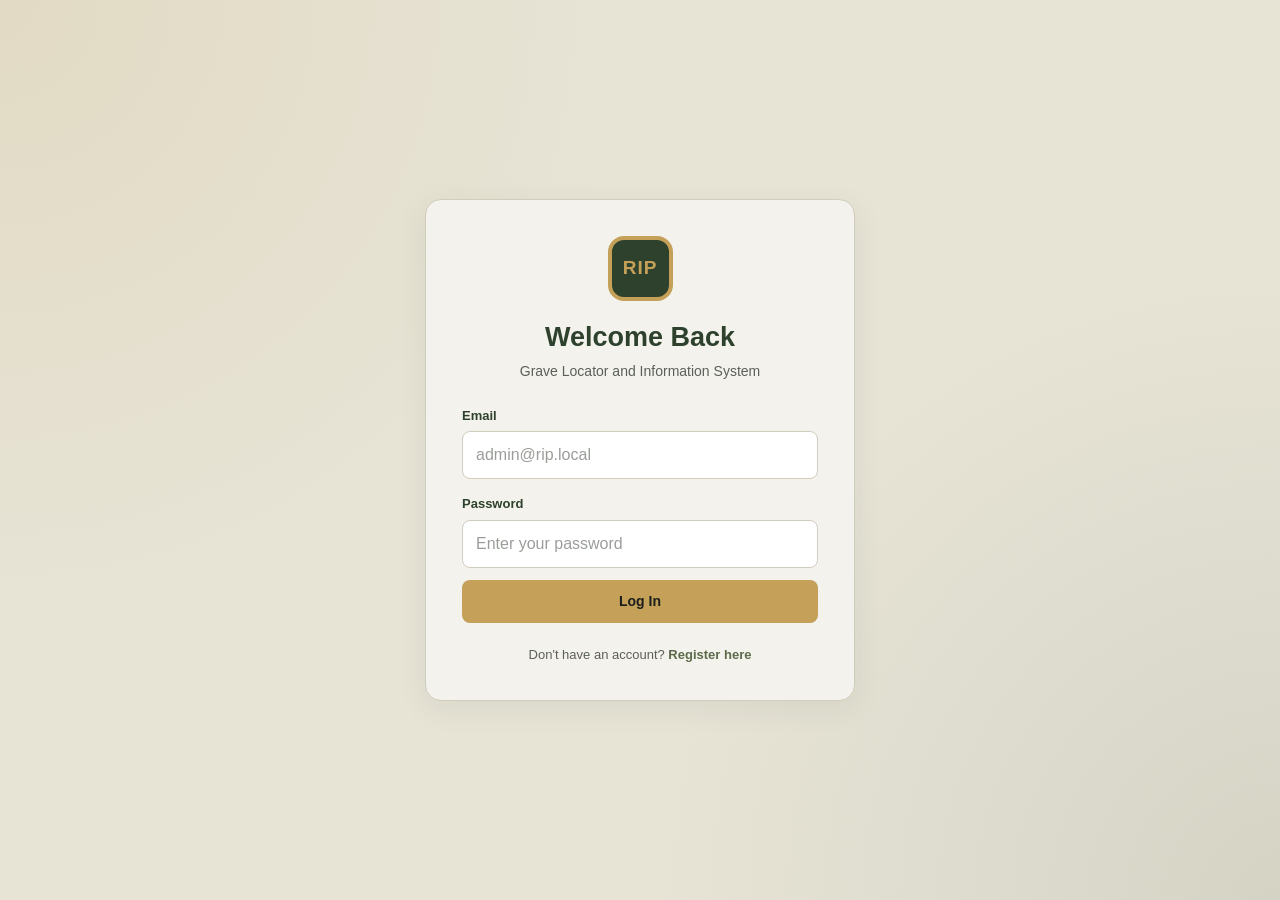
<file: public/index.html>
<!DOCTYPE html>
<html lang="en">
<head>
    <meta charset="UTF-8">
    <meta name="viewport" content="width=device-width, initial-scale=1.0">
    <title>RIP System | Grave Locator</title>
    <link rel="stylesheet" href="all.css">
</head>
<body>

    <!-- LOGIN PAGE -->
    <section id="loginPage" class="auth-page">
        <div class="auth-card">
            <div class="brand-icon">RIP</div>
            <h1>Welcome Back</h1>
            <p class="subtitle">Grave Locator and Information System</p>

            <form id="loginForm">
                <label for="loginEmail">Email</label>
                <input type="email" id="loginEmail" placeholder="admin@rip.local" required>

                <label for="loginPassword">Password</label>
                <input type="password" id="loginPassword" placeholder="Enter your password" required>

                <p id="loginError" class="message error"></p>

                <button type="submit" class="btn btn-orange full-width">Log In</button>
            </form>

            <p class="switch-page">
                Don't have an account?
                <button type="button" id="showRegister" class="text-btn">Register here</button>
            </p>
        </div>
    </section>

    <!-- REGISTRATION PAGE -->
    <section id="registerPage" class="auth-page hidden">
        <div class="auth-card">
            <div class="brand-icon">RIP</div>
            <h1>Create Account</h1>
            <p class="subtitle">Register to access the system</p>

            <form id="registerForm">
                <label for="registerFullName">Full Name</label>
                <input type="text" id="registerFullName" placeholder="Enter your full name" required>

                <label for="registerEmail">Email</label>
                <input type="email" id="registerEmail" placeholder="Enter your email" required>

                <label for="registerPassword">Password</label>
                <input type="password" id="registerPassword" placeholder="At least 6 characters" minlength="6" required>

                <p id="registerMessage" class="message"></p>

                <button type="submit" class="btn btn-orange full-width">Create Account</button>
            </form>

            <p class="switch-page">
                Already have an account?
                <button type="button" id="showLogin" class="text-btn">Log in here</button>
            </p>
        </div>
    </section>

    <!-- DASHBOARD PAGE -->
    <section id="dashboardPage" class="hidden">
        <header class="topbar">
            <div class="brand">
                <div class="brand-icon small">RIP</div>
                <div>
                    <h2>RIP System</h2>
                    <p>Grave Locator and Information System</p>
                </div>
            </div>
            <div class="user-controls">
                <span id="welcomeUser">Welcome!</span>
                <button id="logoutBtn" class="btn btn-outline">Log Out</button>
            </div>
        </header>

        <main class="dashboard">
            <div class="page-heading">
                <div>
                    <p class="eyebrow">RECORD MANAGEMENT</p>
                    <h1>Dashboard</h1>
                    <p class="subtitle">Search and locate burial records.</p>
                </div>
                <div class="today-label" id="todayDate"></div>
            </div>

            <!-- STATISTICS -->
            <div class="stats-grid">
                <article class="stat-card orange-card">
                    <div class="stat-icon">▤</div>
                    <p>Total Records</p>
                    <h2 id="totalRecords">0</h2>
                </article>
                <article class="stat-card turquoise-card">
                    <div class="stat-icon">⌕</div>
                    <p>Available Search Records</p>
                    <h2 id="searchableRecords">0</h2>
                </article>
                <article class="stat-card green-card">
                    <div class="stat-icon">⌖</div>
                    <p>Burial Locations</p>
                    <h2 id="totalLocations">0</h2>
                </article>
            </div>

            <!-- ADMIN PANEL (Only visible to admins) -->
            <div id="adminPanel" class="admin-panel hidden">
                <div>
                    <h3>Admin: Data Management</h3>
                    <p>Add new records to the database.</p>
                </div>
                <div style="display: flex; align-items: center; gap: 15px; flex-wrap: wrap; justify-content: flex-end;">
                    <!-- Option 1: Manual Entry -->
                    <button type="button" id="openAddGraveBtn" class="btn btn-green">+ Add Single Grave</button>
                    
                    <!-- The "OR" Separator -->
                    <span style="color: var(--text-muted); font-size: 14px; font-weight: bold; font-style: italic;">or</span>
                    
                    <!-- Option 2: CSV Upload -->
                    <div style="display: flex; align-items: center; gap: 8px;">
                        <input type="file" id="csvFile" accept=".csv" style="min-height: auto; padding: 8px; font-size: 12px; max-width: 220px; background: #fff; border: 1px solid var(--border); border-radius: 8px;">
                        <button type="button" id="uploadCsvBtn" class="btn btn-outline">Upload CSV</button>
                    </div>
                </div>
            </div>

            <!-- SEARCH -->
            <section class="panel search-panel">
                <div>
                    <h2>Find a Deceased Person</h2>
                    <p class="subtitle">Search using a name, record ID, or burial location.</p>
                </div>
                <div class="search-row">
                    <input type="search" id="searchInput" placeholder="Enter name, ID, or location...">
                    <button type="button" id="searchBtn" class="btn btn-turquoise">Search</button>
                    <button type="button" id="clearBtn" class="btn btn-light">Clear</button>
                    <button type="button" id="viewFavoritesBtn" class="btn btn-outline" style="margin-left: auto;">★ View Favorites</button>
                </div>
            </section>

            <!-- RECORDS TABLE -->
            <section class="panel records-panel">
                <div class="section-heading">
                    <div>
                        <h2>Burial Records</h2>
                        <p class="subtitle">Select a record to view complete information.</p>
                    </div>
                    <span id="resultCount" class="result-badge">0 records</span>
                </div>

                <div class="table-wrapper">
                    <table>
                        <thead>
                            <tr>
                                <th>Record ID</th>
                                <th>Full Name</th>
                                <th>Date of Birth</th>
                                <th>Date of Death</th>
                                <th>Burial Location</th>
                                <th>Action</th>
                            </tr>
                        </thead>
                        <tbody id="recordsTable">
                            <!-- JavaScript displays records here -->
                        </tbody>
                    </table>
                </div>

                <div id="emptyState" class="empty-state hidden">
                    <div class="empty-icon">⌕</div>
                    <h3>No records found</h3>
                    <p>Try another name, record ID, or location.</p>
                </div>
            </section>

            <footer>RIP System &copy; <span id="currentYear"></span> | Grave Locator and Information System</footer>
        </main>
    </section>

    <!-- DETAILS MODAL -->
    <div id="detailsModal" class="modal hidden">
        <div class="modal-card">
            <div class="modal-header">
                <div>
                    <p class="eyebrow">DECEASED PERSON INFORMATION</p>
                    <h2 id="modalName">Record Details</h2>
                </div>
                <button type="button" id="closeModal" class="close-btn" aria-label="Close details">&times;</button>
            </div>

            <div id="printArea" class="details-content">
                <div class="record-banner">
                    <span>Record ID</span>
                    <strong id="detailId"></strong>
                </div>

                <h3>Personal Information</h3>
                <div class="details-grid">
                    <div class="detail-item"><span>Full Name</span><strong id="detailName"></strong></div>
                    <div class="detail-item"><span>Gender</span><strong id="detailGender"></strong></div>
                    <div class="detail-item"><span>Date of Birth</span><strong id="detailBirth"></strong></div>
                    <div class="detail-item"><span>Date of Death</span><strong id="detailDeath"></strong></div>
                    <div class="detail-item"><span>Age at Death</span><strong id="detailAge"></strong></div>
                    <div class="detail-item"><span>Last Known Address</span><strong id="detailAddress"></strong></div>
                </div>

                <h3>Burial Information</h3>
                <div class="details-grid">
                    <div class="detail-item"><span>Cemetery</span><strong id="detailCemetery"></strong></div>
                    <div class="detail-item"><span>Burial Area</span><strong id="detailArea"></strong></div>
                    <div class="detail-item"><span>Section</span><strong id="detailSection"></strong></div>
                    <div class="detail-item"><span>Plot Number</span><strong id="detailPlot"></strong></div>
                    <div class="detail-item"><span>Burial Date</span><strong id="detailBurialDate"></strong></div>
                    <div class="detail-item"><span>Next of Kin</span><strong id="detailKin"></strong></div>
                </div>

                <div class="detail-item notes-item">
                    <span>Additional Notes</span>
                    <p id="detailNotes"></p>
                </div>
            </div>

            <div class="modal-actions no-print">
                <div class="modal-actions-left">
                    <button type="button" id="favBtn" class="btn btn-turquoise">★ Favorite</button>
                    <button type="button" id="reportBtn" class="btn btn-outline">Report Issue</button>
                </div>
                <div class="modal-actions-right">
                    <button type="button" id="printBtn" class="btn btn-green">Print Record</button>
                    <button type="button" id="closeModalBottom" class="btn btn-light">Close</button>
                </div>
            </div>
        </div>
    </div>

    <!-- ADD GRAVE MODAL -->
    <div id="addGraveModal" class="modal hidden">
        <div class="modal-card" style="max-width: 500px;">
            <div class="modal-header">
                <div>
                    <p class="eyebrow">ADMIN ACTION</p>
                    <h2>Add New Grave</h2>
                </div>
                <button type="button" id="closeAddGraveModal" class="close-btn">&times;</button>
            </div>
            <form id="addGraveForm" style="margin-top: 15px;">
                <label>Full Name</label>
                <input type="text" id="addName" required placeholder="e.g. Juan Dela Cruz">
                
                <label>Cemetery Name</label>
                <input type="text" id="addCemetery" required placeholder="e.g. Holy Cross Cemetery">
                
                <div style="display: flex; gap: 10px;">
                    <div style="flex: 1;">
                        <label>Birth Date</label>
                        <input type="date" id="addBirth">
                    </div>
                    <div style="flex: 1;">
                        <label>Death Date</label>
                        <input type="date" id="addDeath">
                    </div>
                </div>
                
                <div style="display: flex; gap: 10px;">
                    <div style="flex: 1;">
                        <label>Section</label>
                        <input type="text" id="addSection" placeholder="e.g. Section A">
                    </div>
                    <div style="flex: 1;">
                        <label>Plot Number</label>
                        <input type="text" id="addPlot" placeholder="e.g. Plot 12">
                    </div>
                </div>

                <button type="submit" class="btn btn-green full-width" style="margin-top: 20px;">Save Record</button>
            </form>
        </div>
    </div>

    <!-- TOAST NOTIFICATIONS -->
    <div id="toast" class="toast hidden"></div>

    <script src="login.js"></script>
</body>
</html>
</file>
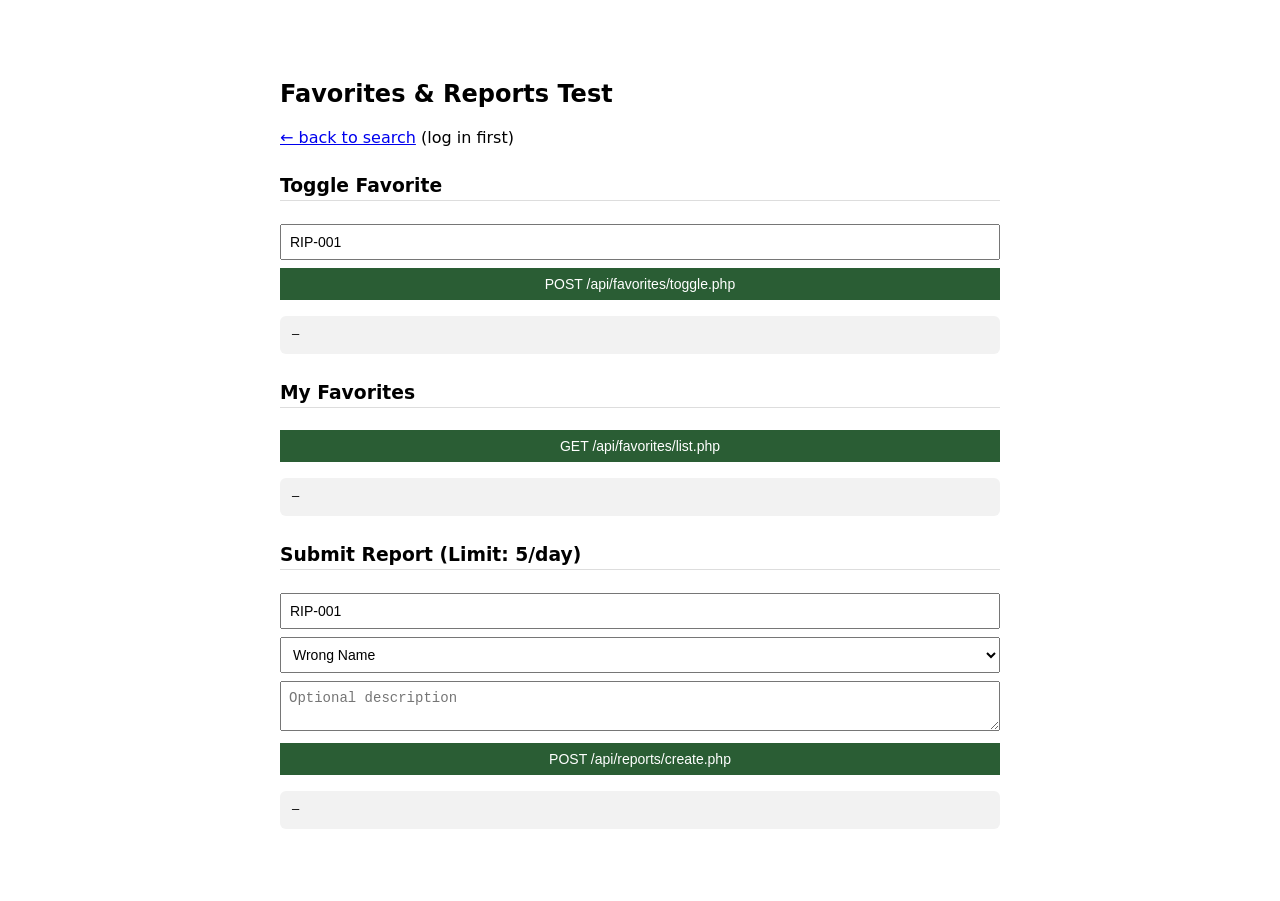
<file: public/test-actions.html>
<!DOCTYPE html>
<html>
<head>
  <meta charset="utf-8">
  <title>RIP System — Favorites & Reports Test</title>
  <style>
    body { font-family: system-ui, sans-serif; max-width: 720px; margin: 40px auto; padding: 20px; }
    input, select, textarea, button { padding: 8px; margin: 4px 0; font-size: 14px; }
    input, select, textarea { width: 100%; box-sizing: border-box; }
    button { background: #2a5d34; color: white; border: none; cursor: pointer; width: 100%; }
    button:hover { background: #1f4426; }
    pre { background: #f2f2f2; padding: 12px; border-radius: 6px; white-space: pre-wrap; word-break: break-all; font-size: 12px; }
    .ok { color: #2a5d34; font-weight: bold; }
    .err { color: #b02a2a; font-weight: bold; }
    h3 { margin-top: 28px; border-bottom: 1px solid #ddd; padding-bottom: 4px; }
  </style>
</head>
<body>
  <h2>Favorites & Reports Test</h2>
  <p><a href="test-search.html">← back to search</a> (log in first)</p>

  <h3>Toggle Favorite</h3>
  <input id="favCode" value="RIP-001">
  <button onclick="toggleFav()">POST /api/favorites/toggle.php</button>
  <pre id="favOut">—</pre>

  <h3>My Favorites</h3>
  <button onclick="listFavs()">GET /api/favorites/list.php</button>
  <pre id="listFavOut">—</pre>

  <h3>Submit Report (Limit: 5/day)</h3>
  <input id="repCode" value="RIP-001">
  <select id="repType">
    <option value="wrong_name">Wrong Name</option>
    <option value="wrong_dates">Wrong Dates</option>
    <option value="wrong_location">Wrong Location</option>
    <option value="other">Other</option>
  </select>
  <textarea id="repDesc" rows="2" placeholder="Optional description"></textarea>
  <button onclick="submitReport()">POST /api/reports/create.php</button>
  <pre id="repOut">—</pre>

  <script>
    const API = '../api';
    async function call(path, opts = {}) {
      const r = await fetch(API + path, { credentials: 'include', ...opts });
      const data = await r.json().catch(() => ({ ok: false, error: 'bad_json' }));
      return { status: r.status, data };
    }
    function show(id, result) {
      const el = document.getElementById(id);
      el.textContent = JSON.stringify(result, null, 2);
      el.className = result.data?.ok ? 'ok' : 'err';
    }
    async function toggleFav() {
      show('favOut', await call('/favorites/toggle.php', {
        method: 'POST', headers: {'Content-Type':'application/json'},
        body: JSON.stringify({ grave_code: document.getElementById('favCode').value })
      }));
    }
    async function listFavs() {
      show('listFavOut', await call('/favorites/list.php'));
    }
    async function submitReport() {
      show('repOut', await call('/reports/create.php', {
        method: 'POST', headers: {'Content-Type':'application/json'},
        body: JSON.stringify({
          grave_code: document.getElementById('repCode').value,
          issue_type: document.getElementById('repType').value,
          description: document.getElementById('repDesc').value
        })
      }));
    }
  </script>
</body>
</html>
</file>
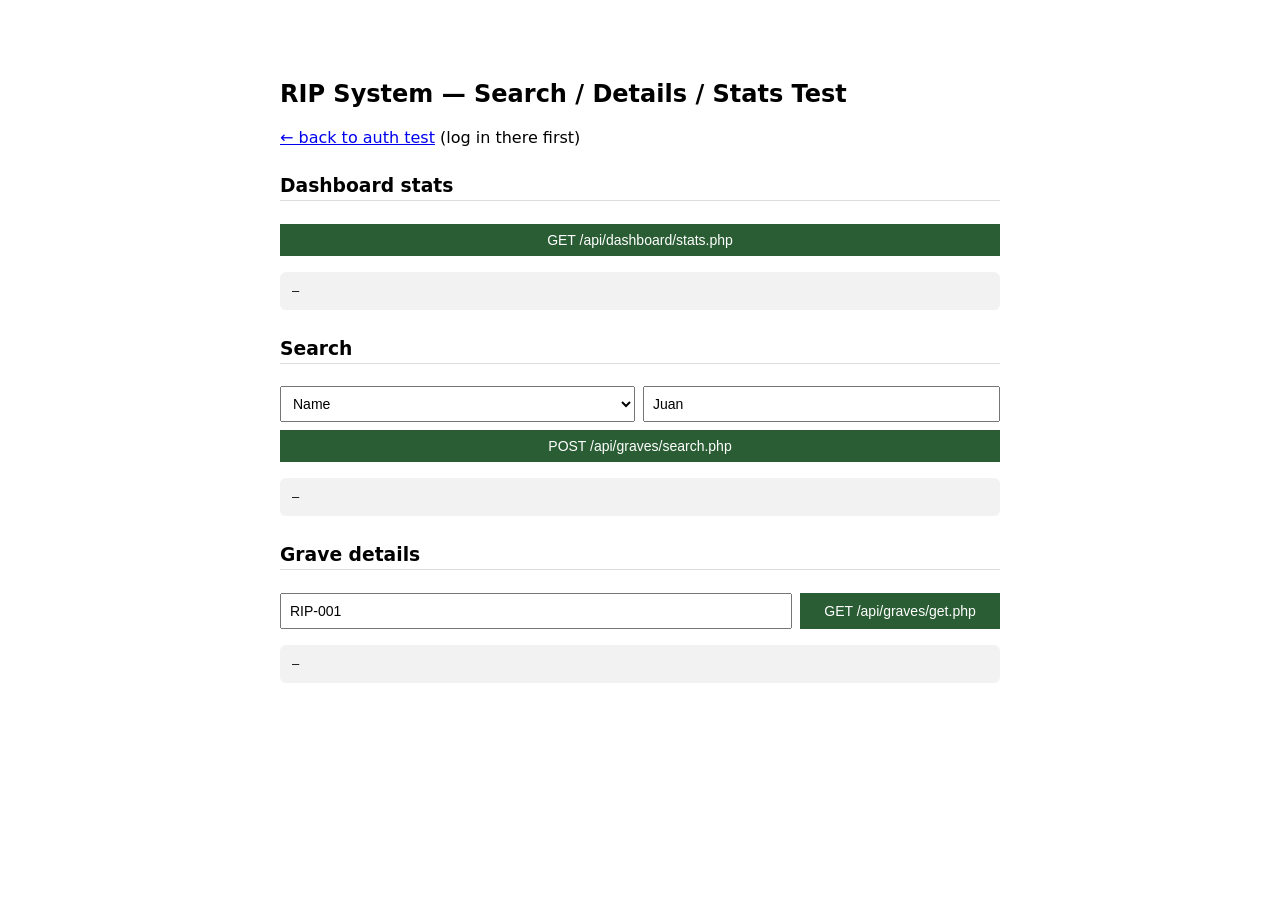
<file: public/test-search.html>
<!DOCTYPE html>
<html>
<head>
  <meta charset="utf-8">
  <title>RIP System — Search Test</title>
  <style>
    body { font-family: system-ui, sans-serif; max-width: 720px; margin: 40px auto; padding: 20px; }
    input, select, button { padding: 8px; margin: 4px 0; font-size: 14px; }
    input, select { width: calc(100% - 16px); box-sizing: border-box; }
    button { background: #2a5d34; color: white; border: none; cursor: pointer; width: 100%; }
    button:hover { background: #1f4426; }
    pre { background: #f2f2f2; padding: 12px; border-radius: 6px; white-space: pre-wrap; word-break: break-all; font-size: 12px; }
    .ok { color: #2a5d34; font-weight: bold; }
    .err { color: #b02a2a; font-weight: bold; }
    table { border-collapse: collapse; width: 100%; margin-top: 8px; font-size: 13px; }
    th, td { border: 1px solid #ccc; padding: 6px 8px; text-align: left; }
    th { background: #eee; }
    .row { display: flex; gap: 8px; margin-top: 8px; }
    .row > * { flex: 1; }
    h3 { margin-top: 28px; border-bottom: 1px solid #ddd; padding-bottom: 4px; }
  </style>
</head>
<body>
  <h2>RIP System — Search / Details / Stats Test</h2>
  <p><a href="test.html">← back to auth test</a> (log in there first)</p>

  <h3>Dashboard stats</h3>
  <button onclick="stats()">GET /api/dashboard/stats.php</button>
  <pre id="statsOut">—</pre>

  <h3>Search</h3>
  <div class="row">
    <select id="type">
      <option value="name">Name</option>
      <option value="id">Record ID (exact)</option>
      <option value="location">Location</option>
    </select>
    <input id="q" placeholder="e.g. Juan  |  RIP-001  |  Holy Cross" value="Juan">
  </div>
  <button onclick="search()">POST /api/graves/search.php</button>
  <pre id="searchOut">—</pre>

  <h3>Grave details</h3>
  <div class="row">
    <input id="code" placeholder="grave_code" value="RIP-001">
    <button onclick="getGrave()" style="flex: 0 0 200px;">GET /api/graves/get.php</button>
  </div>
  <pre id="getOut">—</pre>

  <script>
    const API = '../api';
    async function call(path, opts = {}) {
      const r = await fetch(API + path, { credentials: 'include', ...opts });
      const data = await r.json().catch(() => ({ ok: false, error: 'bad_json' }));
      return { status: r.status, data };
    }
    function show(id, result) {
      const el = document.getElementById(id);
      el.textContent = JSON.stringify(result, null, 2);
      el.className = result.data?.ok ? 'ok' : 'err';
    }
    async function stats() {
      const r = await call('/dashboard/stats.php');
      show('statsOut', r);
      // Also render into a table if results contain an array
      if (r.data?.upcoming_anniversaries) {
        const u = r.data.upcoming_anniversaries;
        if (u.length) {
          let html = '<table><tr><th>Code</th><th>Name</th><th>Death</th></tr>';
          for (const g of u) html += `<tr><td>${g.grave_code}</td><td>${g.full_name}</td><td>${g.death_date}</td></tr>`;
          html += '</table>';
          document.getElementById('statsOut').innerHTML += html;
        }
      }
    }
    async function search() {
      const body = { query: document.getElementById('q').value, type: document.getElementById('type').value };
      show('searchOut', await call('/graves/search.php', {
        method: 'POST', headers: {'Content-Type':'application/json'}, body: JSON.stringify(body)
      }));
    }
    async function getGrave() {
      const code = encodeURIComponent(document.getElementById('code').value);
      show('getOut', await call('/graves/get.php?id=' + code));
    }
  </script>
</body>
</html>
</file>
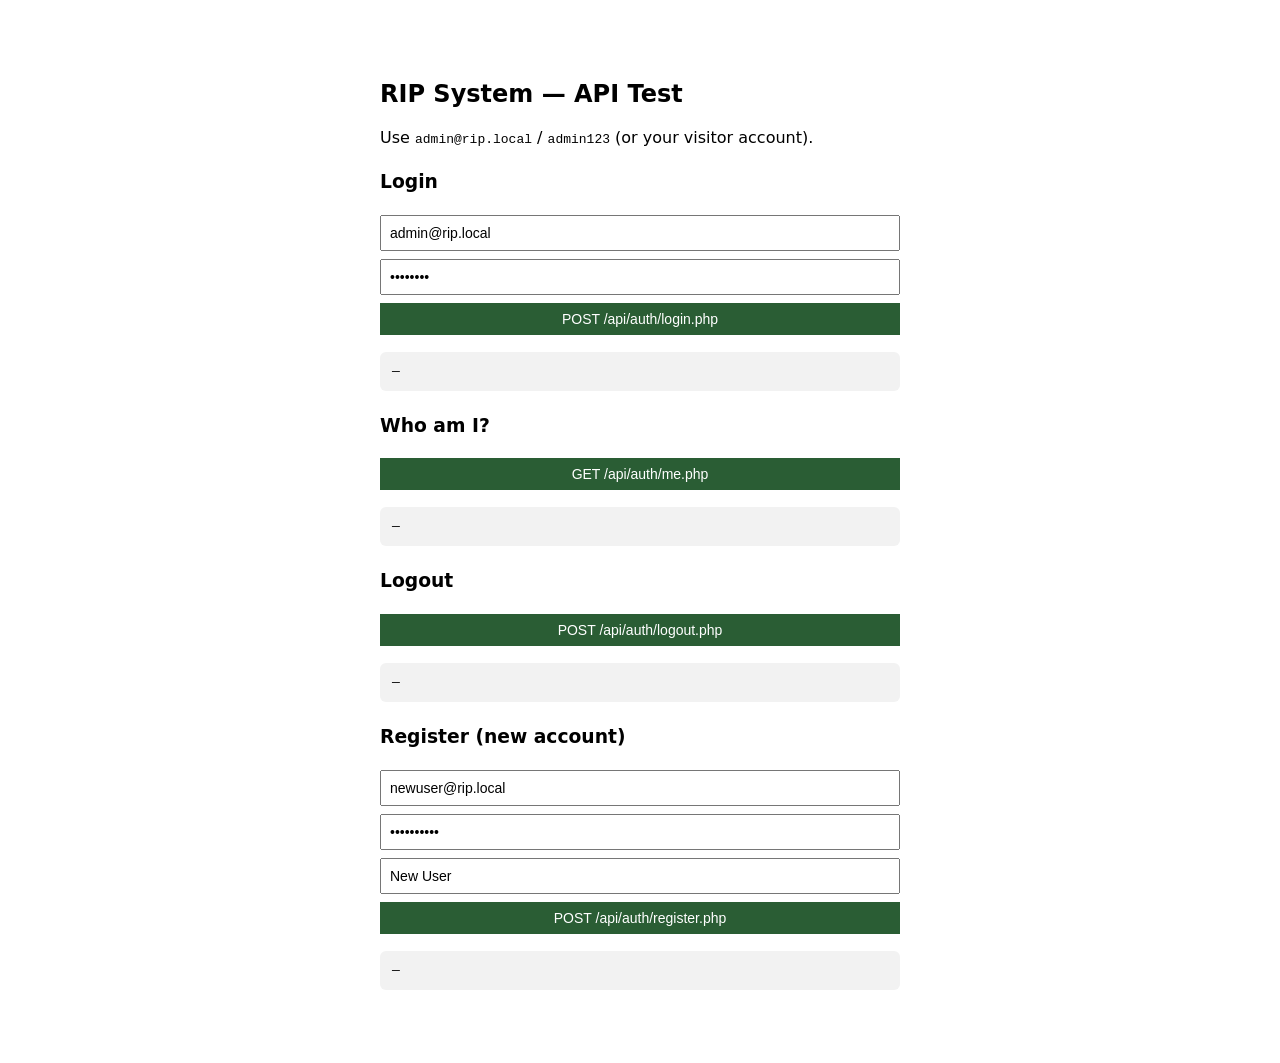
<file: public/test.html>
<!DOCTYPE html>
<html>
<head>
  <meta charset="utf-8">
  <title>RIP System — API Test</title>
  <style>
    body { font-family: system-ui, sans-serif; max-width: 520px; margin: 40px auto; padding: 20px; }
    input, button { padding: 8px; margin: 4px 0; width: 100%; box-sizing: border-box; font-size: 14px; }
    button { background: #2a5d34; color: white; border: none; cursor: pointer; }
    button:hover { background: #1f4426; }
    pre { background: #f2f2f2; padding: 12px; border-radius: 6px; white-space: pre-wrap; word-break: break-all; }
    .ok { color: #2a5d34; font-weight: bold; }
    .err { color: #b02a2a; font-weight: bold; }
    h3 { margin-top: 24px; }
  </style>
</head>
<body>
  <h2>RIP System — API Test</h2>
  <p>Use <code>admin@rip.local</code> / <code>admin123</code> (or your visitor account).</p>

  <h3>Login</h3>
  <input id="email" type="email" placeholder="email" value="admin@rip.local">
  <input id="password" type="password" placeholder="password" value="admin123">
  <button onclick="login()">POST /api/auth/login.php</button>
  <pre id="loginOut">—</pre>

  <h3>Who am I?</h3>
  <button onclick="me()">GET /api/auth/me.php</button>
  <pre id="meOut">—</pre>

  <h3>Logout</h3>
  <button onclick="logout()">POST /api/auth/logout.php</button>
  <pre id="logoutOut">—</pre>

  <h3>Register (new account)</h3>
  <input id="rEmail" type="email" placeholder="email" value="newuser@rip.local">
  <input id="rPass" type="password" placeholder="password" value="newpass123">
  <input id="rName" type="text" placeholder="full name" value="New User">
  <button onclick="register()">POST /api/auth/register.php</button>
  <pre id="registerOut">—</pre>

  <script>
    const API = '../api';
    async function call(path, opts = {}) {
      const r = await fetch(API + path, { credentials: 'include', ...opts });
      const data = await r.json().catch(() => ({ ok: false, error: 'bad_json' }));
      return { status: r.status, data };
    }
    function show(elId, result) {
      const el = document.getElementById(elId);
      el.textContent = JSON.stringify(result, null, 2);
      el.className = result.data?.ok ? 'ok' : 'err';
    }
    async function login() {
      const body = {
        email:    document.getElementById('email').value,
        password: document.getElementById('password').value,
      };
      show('loginOut', await call('/auth/login.php', {
        method: 'POST',
        headers: { 'Content-Type': 'application/json' },
        body: JSON.stringify(body),
      }));
    }
    async function me()       { show('meOut',       await call('/auth/me.php')); }
    async function logout()   { show('logoutOut',   await call('/auth/logout.php', { method: 'POST' })); }
    async function register() {
      const body = {
        email:     document.getElementById('rEmail').value,
        password:  document.getElementById('rPass').value,
        full_name: document.getElementById('rName').value,
      };
      show('registerOut', await call('/auth/register.php', {
        method: 'POST',
        headers: { 'Content-Type': 'application/json' },
        body: JSON.stringify(body),
      }));
    }
  </script>
</body>
</html>
</file>
<file: public/all.css>
:root {
  /* --- Earthy Serenity & Stone Palette --- */
  --primary: #2D412D;      /* Deep Forest Green (Headers, Main UI) */
  --secondary: #5B6B4A;    /* Muted Moss (Sections, Cards) */
  --stone: #878175;        /* Stone Gray (Subtle borders, secondary text) */
  --bg-neutral: #E7E4D6;   /* Bone / Pale Off-White (Canvas background) */
  --bg-card: #F4F2EC;      /* Slightly lighter bone for cards to pop */
  --accent: #C5A059;       /* Warm Brass / Gold (Map pins, active buttons) */
  --text-main: #1A1F1B;    /* Deep Slate (High contrast ink) */
  --text-muted: #5A5F5B;   /* Muted slate for subtitles */
  --danger: #A13E3A;       /* Muted brick red for errors */
  
  --border: #D1CDBD;       /* Border color matching the stone feel */
  --shadow: 0 8px 30px rgba(45, 65, 45, 0.08); /* Soft green-tinted shadow */
}

* {
  box-sizing: border-box;
  margin: 0;
  padding: 0;
}

body {
  min-height: 100vh;
  background: var(--bg-neutral);
  color: var(--text-main);
  font-family: Arial, Helvetica, sans-serif;
  line-height: 1.5;
}

.hidden { display: none !important; }

h1, h2, h3 { line-height: 1.25; color: var(--primary); }
h1 { font-size: 30px; }
h2 { font-size: 20px; }
p { overflow-wrap: anywhere; }

.subtitle { margin-top: 6px; color: var(--text-muted); font-size: 14px; }

.eyebrow {
  margin-bottom: 7px;
  color: var(--secondary);
  font-size: 11px;
  font-weight: 800;
  letter-spacing: 1.5px;
}

/* =================================
   BUTTONS AND INPUTS
================================= */
button, input, select { font: inherit; }
button { cursor: pointer; transition: 0.2s ease; }

.btn {
  display: inline-flex;
  align-items: center;
  justify-content: center;
  gap: 8px;
  min-height: 43px;
  padding: 10px 17px;
  border: 1px solid transparent;
  border-radius: 8px; /* Slightly less rounded for a more grounded feel */
  font-size: 14px;
  font-weight: 700;
  color: var(--text-main);
}

.btn:hover { transform: translateY(-1px); filter: brightness(0.95); }

/* Button Variants */
.btn-orange { background: var(--accent); color: #1A1F1B; } /* Brass */
.btn-turquoise { background: var(--secondary); color: #FFFFFF; } /* Moss */
.btn-green { background: var(--primary); color: #FFFFFF; } /* Forest */
.btn-light { background: var(--bg-card); color: var(--text-main); border-color: var(--border); }
.btn-outline { background: transparent; border-color: var(--primary); color: var(--primary); }
.btn-outline:hover { background: var(--primary); color: #FFFFFF; }
.btn-small { padding: 6px 12px; font-size: 12px; min-height: auto; }

.full-width { width: 100%; }

input, select {
  width: 100%;
  min-height: 45px;
  padding: 11px 13px;
  background: #FFFFFF;
  border: 1px solid var(--border);
  border-radius: 8px;
  color: var(--text-main);
  outline: none;
}

input::placeholder { color: #9A9E99; }
input:focus, select:focus {
  border-color: var(--secondary);
  box-shadow: 0 0 0 3px rgba(91, 107, 74, 0.15);
}

label { display: block; margin: 15px 0 6px; font-size: 13px; font-weight: 700; color: var(--primary); }

.text-btn {
  padding: 0; border: 0; background: transparent;
  color: var(--secondary); font-weight: 700;
}
.text-btn:hover { text-decoration: underline; }

/* =================================
   LOGIN AND REGISTER
================================= */
.auth-page {
  display: flex; align-items: center; justify-content: center;
  min-height: 100vh; padding: 28px 16px;
  background:
    radial-gradient(circle at top left, rgba(197, 160, 89, 0.15), transparent 40%),
    radial-gradient(circle at bottom right, rgba(45, 65, 45, 0.1), transparent 40%),
    var(--bg-neutral);
}

.auth-card {
  width: 100%; max-width: 430px; padding: 36px;
  background: var(--bg-card);
  border: 1px solid var(--border);
  border-radius: 16px; box-shadow: var(--shadow);
}

.brand-icon {
  display: flex; align-items: center; justify-content: center;
  width: 65px; height: 65px; margin: 0 auto 20px;
  background: var(--primary); border: 4px solid var(--accent);
  border-radius: 16px; color: var(--accent);
  font-size: 19px; font-weight: 900; letter-spacing: 1px;
}

.auth-card h1, .auth-card > .subtitle { text-align: center; }
.auth-card h1 { font-size: 27px; }
.auth-card form { margin-top: 24px; }
.auth-card form .btn { margin-top: 12px; }

.switch-page { margin-top: 22px; text-align: center; font-size: 13px; color: var(--text-muted); }
.demo-note {
  margin-top: 18px; padding: 10px; background: rgba(197, 160, 89, 0.15);
  border-radius: 8px; color: #7A6332; font-size: 12px; text-align: center;
}

.message { min-height: 0; margin-top: 10px; font-size: 13px; }
.message:empty { display: none; }
.error { color: var(--danger); }
.success { color: var(--secondary); }

/* =================================
   HEADER
================================= */
.topbar {
  display: flex; align-items: center; justify-content: space-between;
  gap: 20px; padding: 18px 5%;
  background: var(--bg-card); border-bottom: 1px solid var(--border);
}

.brand { display: flex; align-items: center; gap: 12px; }
.brand .brand-icon { flex-shrink: 0; margin: 0; }
.brand-icon.small {
  width: 48px; height: 48px; border: 3px solid var(--accent);
  border-radius: 12px; font-size: 15px;
}
.brand h2 { font-size: 19px; }
.brand p { margin-top: 3px; color: var(--text-muted); font-size: 12px; }

.user-controls {
  display: flex; align-items: center; gap: 14px;
  font-size: 13px; font-weight: 700;
}

/* =================================
   DASHBOARD
================================= */
.dashboard { width: min(1200px, 92%); margin: 0 auto; padding: 35px 0; }

.page-heading {
  display: flex; align-items: flex-end; justify-content: space-between;
  gap: 20px; margin-bottom: 26px;
}
.page-heading .subtitle { font-size: 15px; }
.today-label {
  padding: 10px 14px; background: var(--bg-card);
  border: 1px solid var(--border); border-radius: 8px;
  color: var(--text-muted); font-size: 12px;
  font-weight: bold;
}

.stats-grid {
  display: grid; grid-template-columns: repeat(3, minmax(0, 1fr));
  gap: 18px; margin-bottom: 25px;
}
.stat-card {
  position: relative; min-height: 145px; padding: 22px;
  overflow: hidden; background: var(--bg-card);
  border: 1px solid var(--border); border-radius: 12px;
  box-shadow: 0 4px 12px rgba(45, 65, 45, 0.03);
}
.stat-card p { margin-top: 12px; color: var(--text-muted); font-size: 13px; font-weight: bold; }
.stat-card h2 { margin-top: 3px; font-size: 32px; color: var(--primary); }
.stat-icon {
  display: flex; align-items: center; justify-content: center;
  width: 38px; height: 38px; border-radius: 8px;
  font-size: 20px; font-weight: 800;
}

/* New Earthy Card Accents */
.orange-card { border-top: 5px solid var(--accent); }
.orange-card .stat-icon { background: rgba(197, 160, 89, 0.2); color: #8A6B2E; }

.turquoise-card { border-top: 5px solid var(--secondary); }
.turquoise-card .stat-icon { background: rgba(91, 107, 74, 0.15); color: var(--secondary); }

.green-card { border-top: 5px solid var(--primary); }
.green-card .stat-icon { background: rgba(45, 65, 45, 0.1); color: var(--primary); }

/* =================================
   PANELS AND SEARCH
================================= */
.panel {
  margin-bottom: 24px; padding: 25px; background: var(--bg-card);
  border: 1px solid var(--border); border-radius: 12px;
  box-shadow: 0 4px 12px rgba(45, 65, 45, 0.03);
}
.panel h2 { font-size: 19px; }
.search-row { display: flex; gap: 10px; margin-top: 20px; }
.search-row input { flex: 1; min-width: 0; }
.section-heading {
  display: flex; align-items: center; justify-content: space-between;
  gap: 15px; margin-bottom: 20px;
}
.result-badge {
  padding: 7px 11px; background: var(--primary); border-radius: 20px;
  color: #FFFFFF; font-size: 12px; font-weight: 700; white-space: nowrap;
}

/* =================================
   RECORDS TABLE
================================= */
.table-wrapper { width: 100%; overflow-x: auto; }
table { width: 100%; border-collapse: collapse; text-align: left; font-size: 13px; }
thead { background: rgba(91, 107, 74, 0.1); }
th {
  padding: 14px 12px; color: var(--primary); font-size: 11px;
  text-transform: uppercase; letter-spacing: 0.5px; white-space: nowrap;
  border-bottom: 2px solid var(--border);
}
td { padding: 15px 12px; border-bottom: 1px solid var(--border); vertical-align: middle; }
tbody tr:hover { background: rgba(197, 160, 89, 0.08); }
.record-id { color: var(--secondary); font-weight: 800; white-space: nowrap; }
.location-tag {
  display: inline-block; padding: 5px 9px; background: rgba(45, 65, 45, 0.08);
  border-radius: 6px; color: var(--primary); font-size: 12px; white-space: nowrap; font-weight: bold;
}
.view-btn {
  padding: 8px 12px; background: var(--accent); border: 0;
  border-radius: 6px; color: var(--text-main); font-size: 12px;
  font-weight: 700; white-space: nowrap;
}
.view-btn:hover { background: #D4B370; }
.empty-state { padding: 35px 15px; text-align: center; }
.empty-icon { margin-bottom: 10px; color: var(--secondary); font-size: 36px; }
.empty-state p { margin-top: 5px; color: var(--text-muted); font-size: 13px; }
footer { padding: 10px 0; color: var(--text-muted); font-size: 12px; text-align: center; }

/* =================================
   DETAILS MODAL
================================= */
.modal {
  position: fixed; z-index: 1000; inset: 0;
  display: flex; align-items: center; justify-content: center;
  padding: 20px; background: rgba(26, 31, 27, 0.7);
}
.modal-card {
  width: min(800px, 100%); max-height: 90vh; overflow-y: auto;
  padding: 28px; background: var(--bg-neutral); border-radius: 16px;
  box-shadow: 0 20px 60px rgba(0, 0, 0, 0.3);
}
.modal-header {
  display: flex; align-items: flex-start; justify-content: space-between;
  gap: 15px; padding-bottom: 20px; border-bottom: 1px solid var(--border);
}
.modal-header h2 { overflow-wrap: anywhere; }
.close-btn {
  flex-shrink: 0; width: 38px; height: 38px;
  background: var(--bg-card); border: 1px solid var(--border); border-radius: 8px; font-size: 24px; color: var(--text-muted);
}
.close-btn:hover { background: var(--danger); color: white; border-color: var(--danger); }
.record-banner {
  display: flex; align-items: center; justify-content: space-between;
  gap: 15px; margin: 20px 0; padding: 13px 15px;
  background: var(--primary); border-radius: 8px;
}
.record-banner span { color: #FFFFFF; font-size: 12px; opacity: 0.8; }
.record-banner strong { color: var(--accent); font-size: 16px; }

.details-content h3 {
  margin: 23px 0 13px; padding-bottom: 9px;
  border-bottom: 2px solid var(--secondary); font-size: 15px;
}
.details-grid {
  display: grid; grid-template-columns: repeat(2, minmax(0, 1fr)); gap: 14px;
}
.detail-item {
  min-width: 0; padding: 12px; background: var(--bg-card);
  border: 1px solid var(--border); border-radius: 8px;
}
.detail-item span {
  display: block; margin-bottom: 5px; color: var(--text-muted); font-size: 11px; font-weight: bold; text-transform: uppercase;
}
.detail-item strong { display: block; overflow-wrap: anywhere; font-size: 14px; color: var(--primary); }
.notes-item { margin-top: 14px; }
.notes-item p { font-size: 13px; }

.modal-actions {
  display: flex; justify-content: space-between; align-items: center;
  gap: 10px; margin-top: 25px; padding-top: 20px;
  border-top: 1px solid var(--border);
}
.modal-actions-left, .modal-actions-right { display: flex; gap: 10px; }

/* =================================
   RESPONSIVE DESIGN
================================= */
@media (max-width: 760px) {
  .topbar { align-items: flex-start; flex-direction: column; }
  .user-controls { width: 100%; justify-content: space-between; }
  .stats-grid { grid-template-columns: 1fr; gap: 12px; }
  .stat-card { min-height: auto; }
  .page-heading { align-items: flex-start; flex-direction: column; }
  .search-row { flex-wrap: wrap; }
  .search-row input { flex-basis: 100%; }
  .section-heading { align-items: flex-start; flex-direction: column; }
  .panel { padding: 18px; }
  .auth-card { padding: 26px 21px; }
  .modal-card { padding: 20px; }
}
@media (max-width: 450px) {
  .details-grid { grid-template-columns: 1fr; }
  .modal-actions { flex-direction: column; align-items: stretch; }
  .modal-actions-left, .modal-actions-right { flex-direction: column; width: 100%; }
  .modal-actions .btn { width: 100%; }
  .brand p { max-width: 230px; }
  .today-label { font-size: 11px; }
}

/* =================================
   PRINT RECORD
================================= */
@media print {
  body { background: white; }
  body * { visibility: hidden; }
  #detailsModal, #detailsModal * { visibility: visible; }
  #detailsModal { position: absolute; inset: 0; display: block !important; padding: 0; background: white; }
  .modal-card { width: 100%; max-height: none; overflow: visible; padding: 15px; box-shadow: none; background: white; }
  .no-print, .close-btn { display: none !important; }
  .detail-item, .record-banner { break-inside: avoid; }
}

/* =================================
   NEW ADDITIONS FOR BACKEND
================================= */
.admin-panel {
  margin-bottom: 24px; padding: 20px; background: rgba(197, 160, 89, 0.1);
  border: 1px dashed var(--accent); border-radius: 12px;
  display: flex; align-items: center; justify-content: space-between; gap: 15px;
}
.admin-panel h3 { font-size: 15px; color: var(--primary); margin-bottom: 4px; }
.admin-panel p { font-size: 12px; color: var(--text-muted); }
.toast {
  position: fixed; bottom: 20px; right: 20px; z-index: 9999;
  background: var(--primary); color: white; padding: 12px 20px;
  border-radius: 8px; box-shadow: 0 4px 12px rgba(0,0,0,0.2);
  opacity: 0; transition: opacity 0.3s; font-weight: bold;
}
.toast.show { opacity: 1; }
.toast.error { background: var(--danger); }
.toast.success { background: var(--secondary); }
</file>
